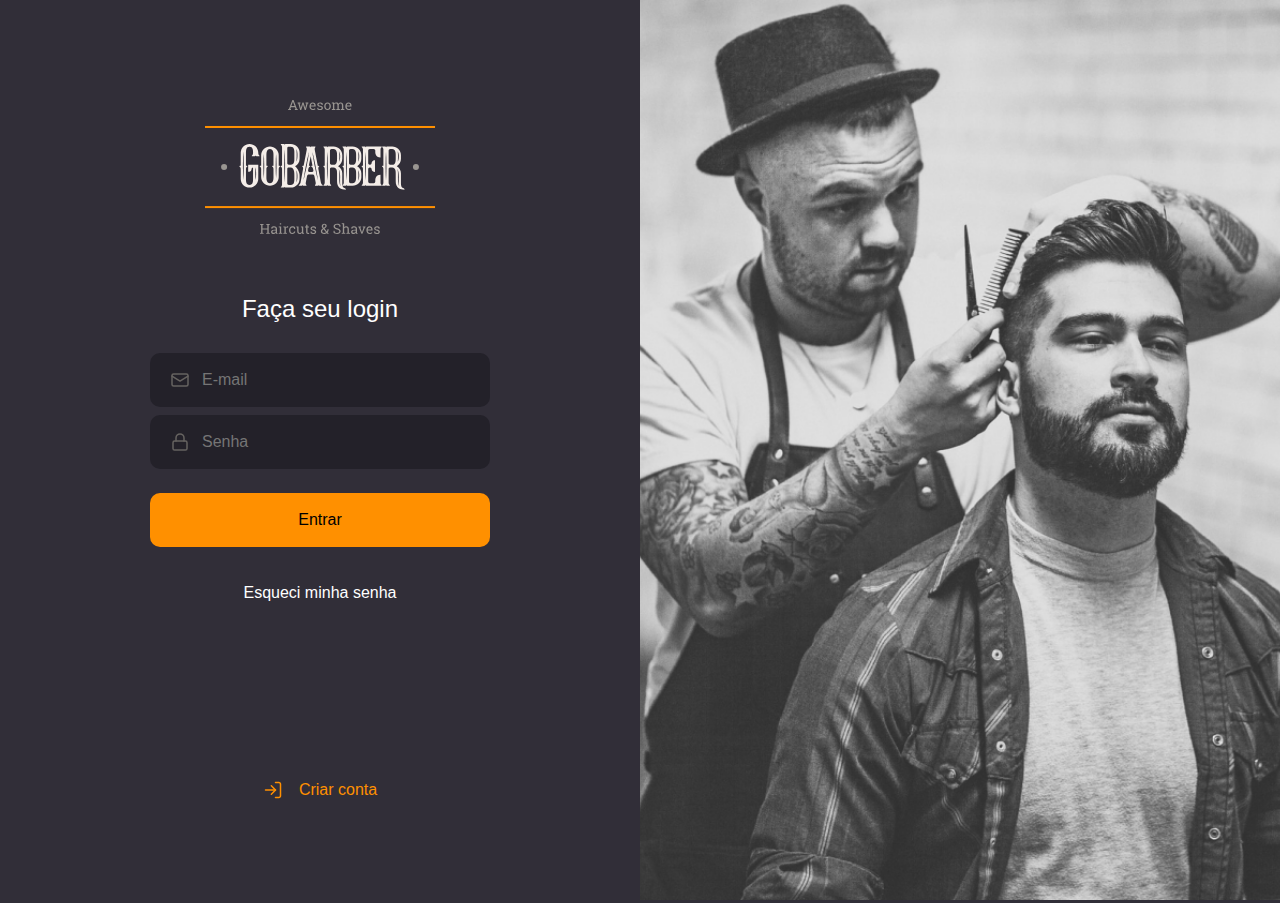
<file: index.html>
<!DOCTYPE html>
<html lang="en">
  <head>
    <meta charset="UTF-8" />
    <meta http-equiv="X-UA-Compatible" content="IE=edge" />
    <meta name="viewport" content="width=device-width, initial-scale=1.0" />
    <title>GoBarber</title>
    <link rel="stylesheet" href="./styles/reset.css" />
    <link rel="stylesheet" href="./styles/main.css" />
  </head>
  <body>
    <main>
      <div class="container">
        <div class="content">
          <div class="wrapper">
            <div class="content-container">
              <figure class="logo">
                <img src="./assets/images/logo.svg" alt="Logo Go Barber" />
              </figure>
              <form action="#" id="login-form">
                <h2 class="form-title">Faça seu login</h2>
                <div class="input-form">
                  <img
                    class="input-icon"
                    src="./assets/icons/email.svg"
                    alt="Icone de email"
                  />
                  <input
                    type="email"
                    name="email"
                    id="email"
                    placeholder="E-mail"
                    required
                  />
                </div>
                <div class="input-form">
                  <img
                    class="input-icon"
                    src="./assets/icons/password.svg"
                    alt="Icone de senha"
                  />
                  <input
                    type="password"
                    name="password"
                    id="password"
                    placeholder="Senha"
                    required
                  />
                </div>
                <button id="form-button" type="submit">Entrar</button>
              </form>
              <button id="btn-forgot-password">
                <span class="action-label align-center"
                  >Esqueci minha senha</span
                >
              </button>
            </div>
            <a href="./pages/register.html">
              <div class="flex-center gap-1">
                <img src="./assets/icons/leave.svg" alt="Criar conta icone" />
                <span class="action-label align-center orange-text"
                  >Criar conta</span
                >
              </div>
            </a>
          </div>
        </div>
        <div class="side-image">
          <img
            src="./assets/images/bg_gobarber_login.png"
            id="bg-image"
            alt="Go Barber Local Imagem"
          />
        </div>
      </div>
    </main>
  </body>
</html>
</file>
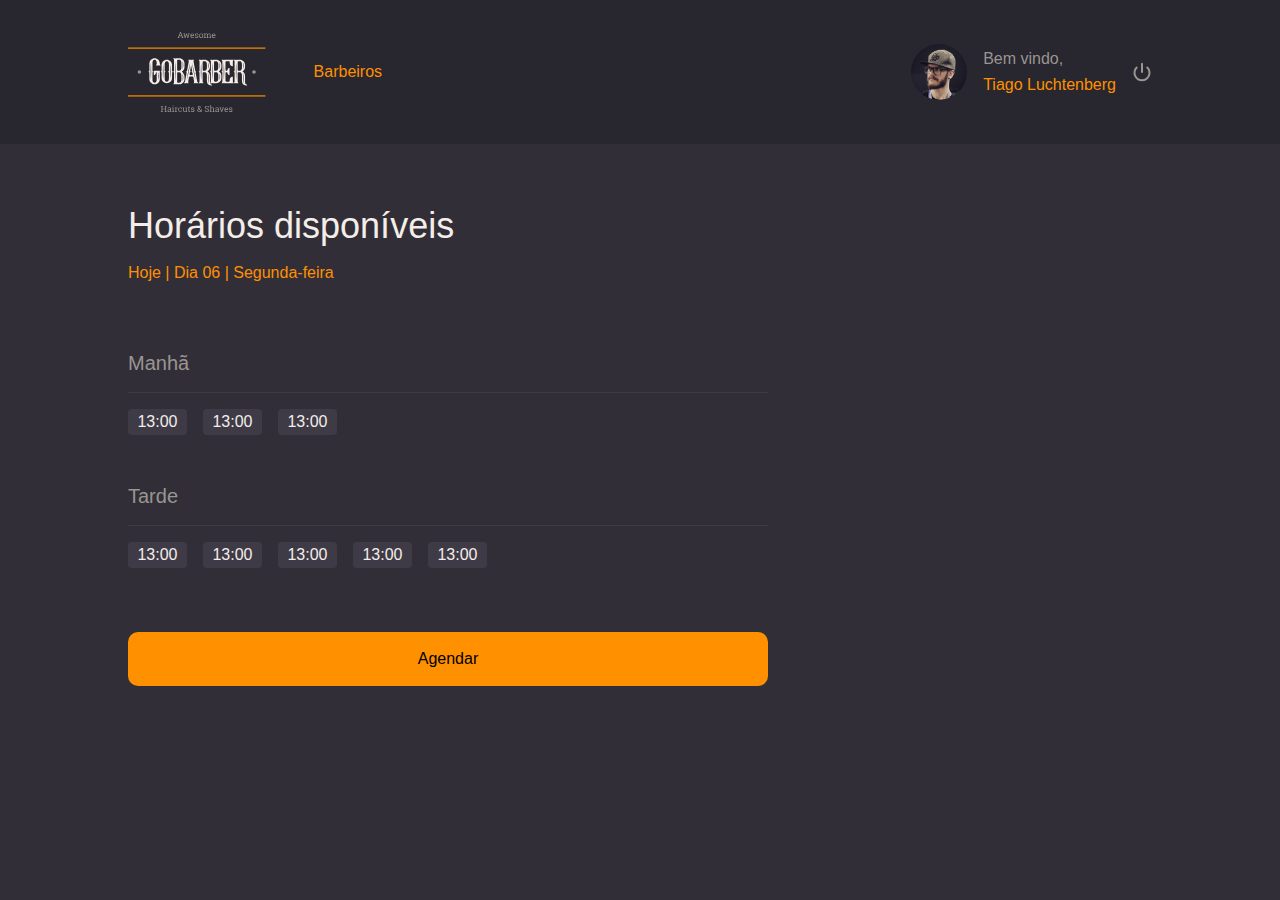
<file: pages/available-hours/available-hours.html>
<!DOCTYPE html>
<html lang="en">
  <head>
    <meta charset="UTF-8" />
    <meta http-equiv="X-UA-Compatible" content="IE=edge" />
    <meta name="viewport" content="width=device-width, initial-scale=1.0" />
    <title>GoBarber | Available Hours</title>
    <link rel="stylesheet" href="../../styles/reset.css" />
    <link rel="stylesheet" href="../../styles/main.css" />
    <link rel="stylesheet" href="./available-hours.css" />
  </head>
  <body>
    <header>
      <nav id="menu-container" class="content-wrapper">
        <div class="flex-center gap-3">
          <img
            width="137.6px"
            src="../../assets/images/logo.svg"
            alt="Logo GoBarber"
          />
          <a href="#">
            <span class="action-label orange-text">Barbeiros</span>
          </a>
        </div>
        <div class="flex-center gap-1">
          <img
            src="../../assets/images/avatar.png"
            width="56px"
            height="56px"
            alt="Imagem do usuário"
            class="bd-radius-100"
          />
          <div class="flex-column">
            <span class="grey-description">Bem vindo,</span>
            <span class="action-label orange-text">Tiago Luchtenberg</span>
          </div>
          <img src="../../assets/icons/logout.svg" alt="Icone de sair" />
        </div>
      </nav>
    </header>
    <main>
      <div class="content-wrapper mg-bottom-80">
        <div class="main-header flex-column gap-1">
          <h1 class="principal-title">Horários disponíveis</h1>
          <h2 class="action-label orange-text">
            Hoje | Dia 06 | Segunda-feira
          </h2>
        </div>
        <div class="attendances flex-column gap-3">
          <div class="schedule-attendances">
            <div class="header-schedule-attendance">
              <h3 class="grey-title">Manhã</h3>
              <div class="title-divide-line"></div>
            </div>
            <div class="available-hours flex gap-1">
              <button class="hour-box flex-center">
                <span class="bold-white">13:00</span>
              </button>
              <button class="hour-box flex-center">
                <span class="bold-white">13:00</span>
              </button>
              <button class="hour-box flex-center">
                <span class="bold-white">13:00</span>
              </button>
            </div>
          </div>

          <div class="schedule-attendances">
            <div class="header-schedule-attendance">
              <h3 class="grey-title">Tarde</h3>
              <div class="title-divide-line"></div>
            </div>
            <div class="available-hours flex gap-1">
              <button class="hour-box flex-center">
                <span class="bold-white">13:00</span>
              </button>
              <button class="hour-box flex-center">
                <span class="bold-white">13:00</span>
              </button>
              <button class="hour-box flex-center">
                <span class="bold-white">13:00</span>
              </button>
              <button class="hour-box flex-center">
                <span class="bold-white">13:00</span>
              </button>
              <button class="hour-box flex-center">
                <span class="bold-white">13:00</span>
              </button>
            </div>
          </div>

          <button id="form-button">Agendar</button>
        </div>
      </div>
    </main>
  </body>
</html>
</file>
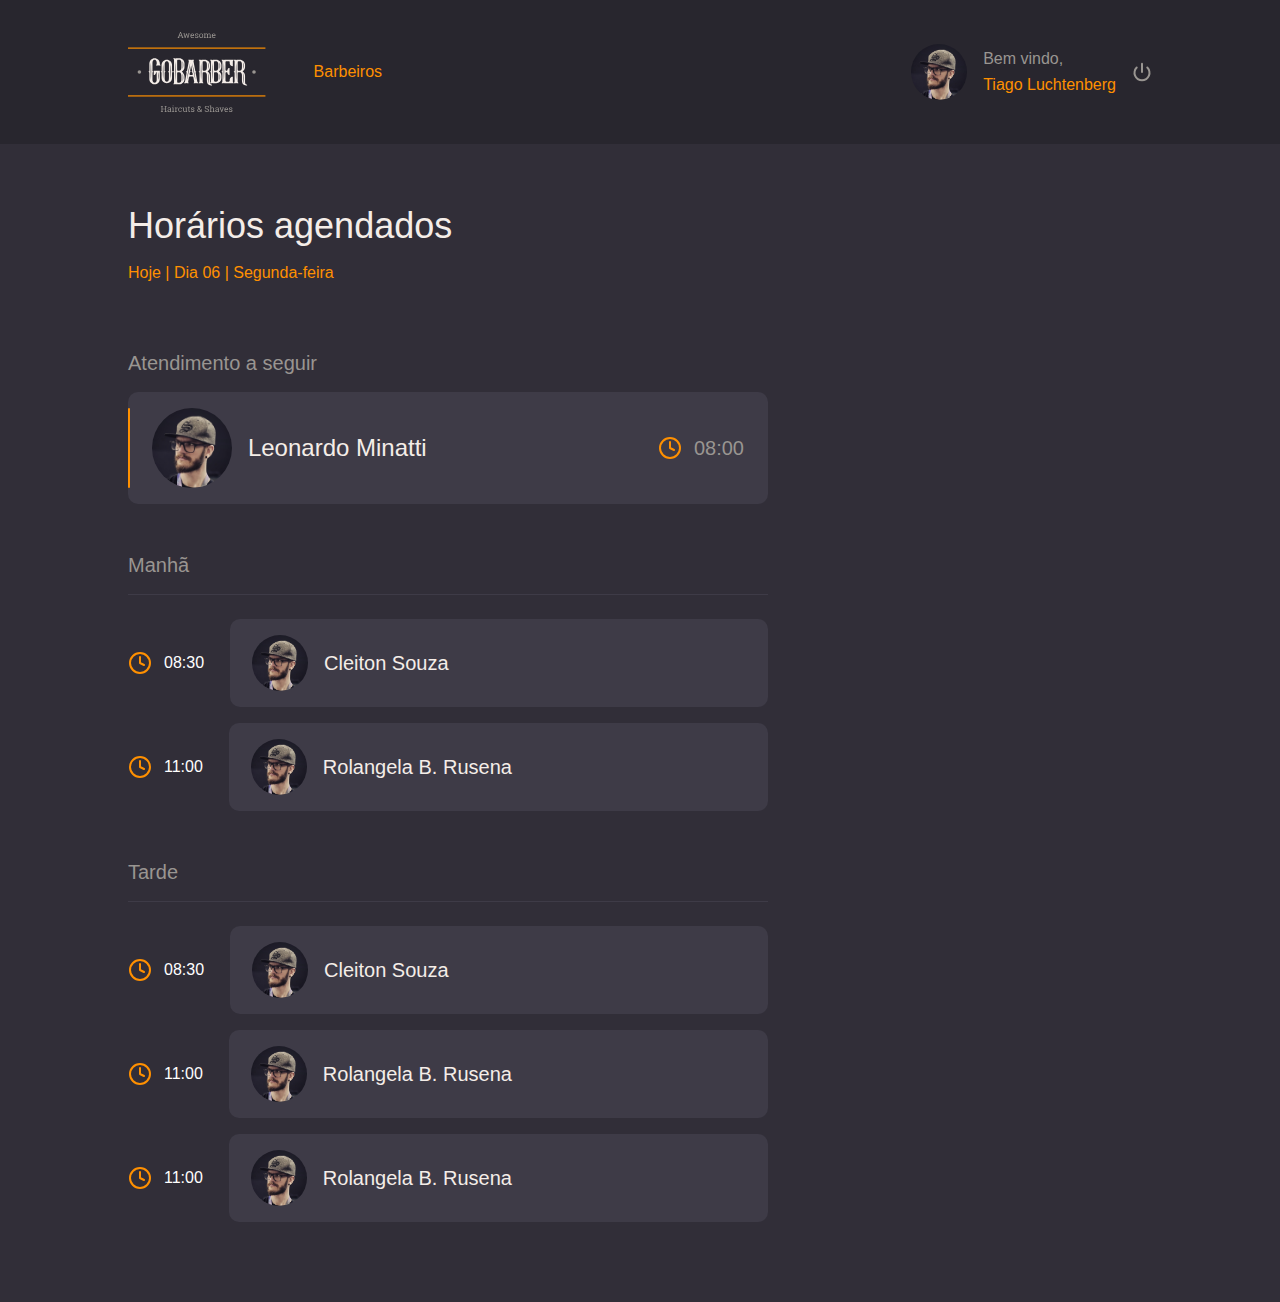
<file: pages/dashboard/dashboard.html>
<!DOCTYPE html>
<html lang="en">
  <head>
    <meta charset="UTF-8" />
    <meta http-equiv="X-UA-Compatible" content="IE=edge" />
    <meta name="viewport" content="width=device-width, initial-scale=1.0" />
    <title>GoBarber | Dashboard</title>
    <link rel="stylesheet" href="../../styles/reset.css" />
    <link rel="stylesheet" href="../../styles/main.css" />
    <link rel="stylesheet" href="./dashboard.css" />
  </head>
  <body>
    <header>
      <nav id="menu-container" class="content-wrapper">
        <div class="flex-center gap-3">
          <img
            width="137.6px"
            src="../../assets/images/logo.svg"
            alt="Logo GoBarber"
          />
          <a href="#">
            <span class="action-label orange-text">Barbeiros</span>
          </a>
        </div>
        <div class="flex-center gap-1">
          <img
            src="../../assets/images/avatar.png"
            width="56px"
            height="56px"
            alt="Imagem do usuário"
            class="bd-radius-100"
          />
          <div class="flex-column">
            <span class="grey-description">Bem vindo,</span>
            <span class="action-label orange-text">Tiago Luchtenberg</span>
          </div>
          <img src="../../assets/icons/logout.svg" alt="Icone de sair" />
        </div>
      </nav>
    </header>
    <main>
      <div class="content-wrapper mg-bottom-80">
        <div class="main-header flex-column gap-1">
          <h1 class="principal-title">Horários agendados</h1>
          <h2 class="action-label orange-text">
            Hoje | Dia 06 | Segunda-feira
          </h2>
        </div>
        <div class="attendances flex-column gap-3">
          <div id="next-attendance" class="flex-column gap-1">
            <h3 class="grey-title">Atendimento a seguir</h3>
            <div class="attendance-box flex">
              <div class="next-attendance-line"></div>
              <div class="attendance-infos flex-center space-between">
                <div class="next-attendance-name flex-center gap-1">
                  <img
                    height="80px"
                    width="80px"
                    class="bd-radius-100"
                    src="../../assets/images/avatar.png"
                    alt="Imagem do cliente"
                  />
                  <span class="bold-white next-attendance-name"
                    >Leonardo Minatti</span
                  >
                </div>
                <div class="attendance-hour flex-center">
                  <img
                    src="../../assets/icons/clock.svg"
                    alt="Icone de relogio"
                  />
                  <span class="grey-title">08:00</span>
                </div>
              </div>
            </div>
          </div>

          <div class="schedule-attendances">
            <div class="header-schedule-attendance">
              <h3 class="grey-title">Manhã</h3>
              <div class="title-divide-line"></div>
            </div>
            <div class="flex-column gap-1">
              <div class="attendance flex">
                <div class="attendance-hour flex-center">
                  <img
                    src="../../assets/icons/clock.svg"
                    alt="Icone de relogio"
                  />
                  <span class="white-description">08:30</span>
                </div>
                <div class="attendance-box">
                  <div class="attendance-infos flex-center space-between">
                    <div class="attendance-name flex-center gap-1">
                      <img
                        height="56px"
                        width="56px"
                        class="bd-radius-100"
                        src="../../assets/images/avatar.png"
                        alt="Imagem do cliente"
                      />
                      <span class="bold-white attendance-name"
                        >Cleiton Souza</span
                      >
                    </div>
                  </div>
                </div>
              </div>

              <div class="attendance flex">
                <div class="attendance-hour flex-center">
                  <img
                    src="../../assets/icons/clock.svg"
                    alt="Icone de relogio"
                  />
                  <span class="white-description">11:00</span>
                </div>
                <div class="attendance-box">
                  <div class="attendance-infos flex-center space-between">
                    <div class="attendance-name flex-center gap-1">
                      <img
                        height="56px"
                        width="56px"
                        class="bd-radius-100"
                        src="../../assets/images/avatar.png"
                        alt="Imagem do cliente"
                      />
                      <span class="bold-white attendance-name"
                        >Rolangela B. Rusena</span
                      >
                    </div>
                  </div>
                </div>
              </div>
            </div>
          </div>

          <div class="schedule-attendances">
            <div class="header-schedule-attendance">
              <h3 class="grey-title">Tarde</h3>
              <div class="title-divide-line"></div>
            </div>
            <div class="flex-column gap-1">
              <div class="attendance flex">
                <div class="attendance-hour flex-center">
                  <img
                    src="../../assets/icons/clock.svg"
                    alt="Icone de relogio"
                  />
                  <span class="white-description">08:30</span>
                </div>
                <div class="attendance-box">
                  <div class="attendance-infos flex-center space-between">
                    <div class="attendance-name flex-center gap-1">
                      <img
                        height="56px"
                        width="56px"
                        class="bd-radius-100"
                        src="../../assets/images/avatar.png"
                        alt="Imagem do cliente"
                      />
                      <span class="bold-white attendance-name"
                        >Cleiton Souza</span
                      >
                    </div>
                  </div>
                </div>
              </div>

              <div class="attendance flex">
                <div class="attendance-hour flex-center">
                  <img
                    src="../../assets/icons/clock.svg"
                    alt="Icone de relogio"
                  />
                  <span class="white-description">11:00</span>
                </div>
                <div class="attendance-box">
                  <div class="attendance-infos flex-center space-between">
                    <div class="attendance-name flex-center gap-1">
                      <img
                        height="56px"
                        width="56px"
                        class="bd-radius-100"
                        src="../../assets/images/avatar.png"
                        alt="Imagem do cliente"
                      />
                      <span class="bold-white attendance-name"
                        >Rolangela B. Rusena</span
                      >
                    </div>
                  </div>
                </div>
              </div>

              <div class="attendance flex">
                <div class="attendance-hour flex-center">
                  <img
                    src="../../assets/icons/clock.svg"
                    alt="Icone de relogio"
                  />
                  <span class="white-description">11:00</span>
                </div>
                <div class="attendance-box">
                  <div class="attendance-infos flex-center space-between">
                    <div class="attendance-name flex-center gap-1">
                      <img
                        height="56px"
                        width="56px"
                        class="bd-radius-100"
                        src="../../assets/images/avatar.png"
                        alt="Imagem do cliente"
                      />
                      <span class="bold-white attendance-name"
                        >Rolangela B. Rusena</span
                      >
                    </div>
                  </div>
                </div>
              </div>
            </div>
          </div>
        </div>
      </div>
    </main>
  </body>
</html>
</file>
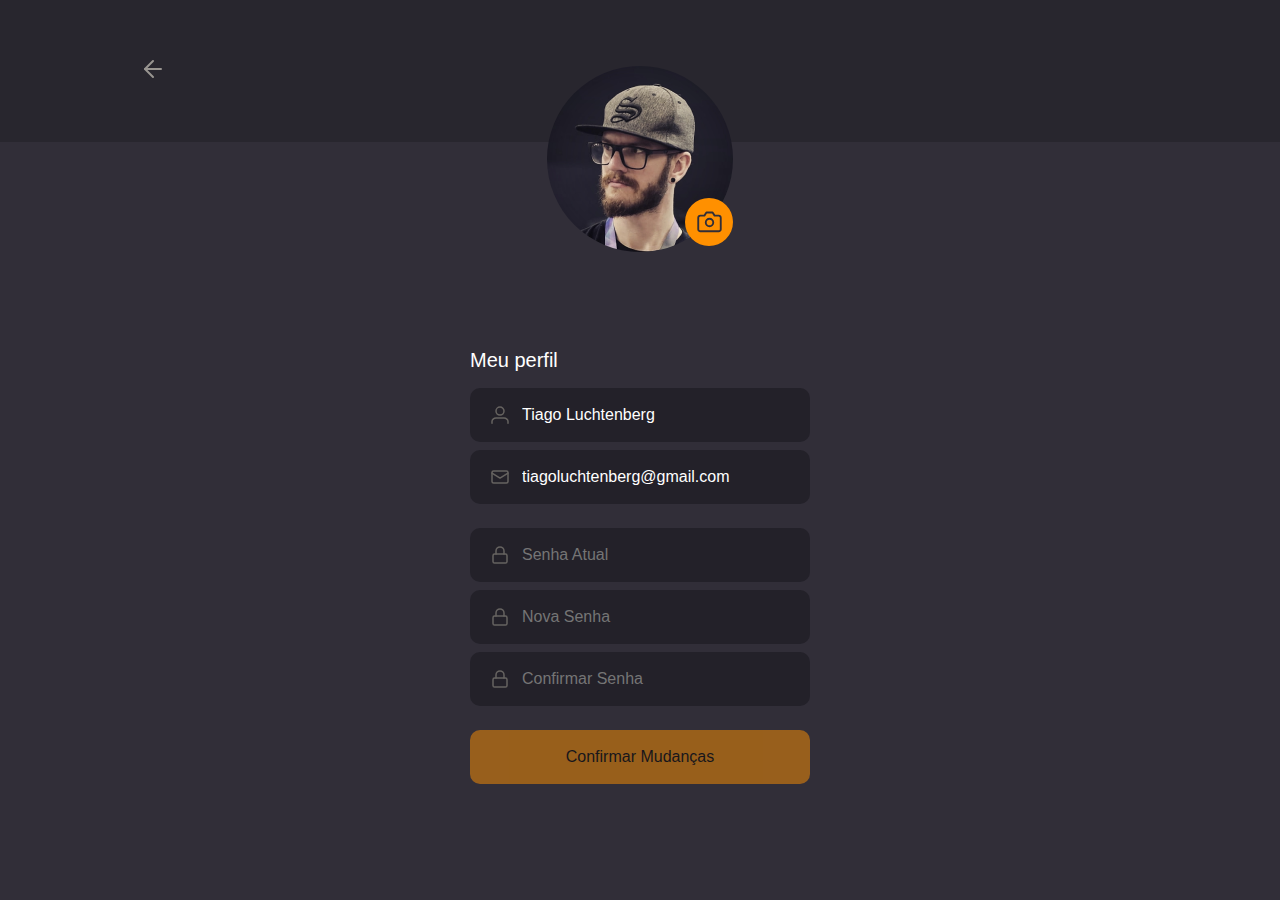
<file: pages/profile/profile.html>
<!DOCTYPE html>
<html lang="en">
  <head>
    <meta charset="UTF-8" />
    <meta http-equiv="X-UA-Compatible" content="IE=edge" />
    <meta name="viewport" content="width=device-width, initial-scale=1.0" />
    <title>GoBarber | Perfil</title>
    <link rel="stylesheet" href="../../styles/main.css" />
    <link rel="stylesheet" href="./profile.css" />
  </head>
  <body>
    <header>
      <div id="back-button-header">
        <img
          src="../../assets/icons/back-button.svg"
          alt="Botão voltar icone"
        />
      </div>
    </header>
    <main>
      <div class="wrapper">
        <div id="profile-picture-container">
          <img
            class="bd-radius-100"
            src="../../assets/images/avatar.png"
            alt="Foto de perfil"
          />
          <div id="change-profile-icon">
            <img
              src="../../assets/icons/camera.svg"
              alt="Icone de camera"
              height="25px"
              width="25px"
            />
          </div>
        </div>
        <div id="profile-content">
          <h2 id="title">Meu perfil</h2>
          <form action="#" id="login-form">
            <div class="input-form">
              <img
                class="input-icon"
                src="../../assets/icons/name.svg"
                alt="Icone de avatar"
              />
              <input
                type="text"
                name="name"
                id="name"
                placeholder="Nome"
                required
                value="Tiago Luchtenberg"
              />
            </div>
            <div class="input-form mg-bottom-1">
              <img
                class="input-icon"
                src="../../assets/icons/email.svg"
                alt="Icone de email"
              />
              <input
                type="email"
                name="email"
                id="email"
                placeholder="E-mail"
                required
                value="tiagoluchtenberg@gmail.com"
              />
            </div>
            <div class="input-form">
              <img
                class="input-icon"
                src="../../assets/icons/password.svg"
                alt=""
              />
              <input
                type="password"
                name="password"
                id="password"
                placeholder="Senha Atual"
                required
              />
            </div>

            <div class="input-form">
              <img
                class="input-icon"
                src="../../assets/icons/password.svg"
                alt=""
              />
              <input
                type="password"
                name="password"
                id="password"
                placeholder="Nova Senha"
                required
              />
            </div>
            <div class="input-form">
              <img
                class="input-icon"
                src="../../assets/icons/password.svg"
                alt=""
              />
              <input
                type="password"
                name="password"
                id="password"
                placeholder="Confirmar Senha"
                required
              />
            </div>
            <button id="form-button" type="submit" disabled>
              Confirmar Mudanças
            </button>
          </form>
        </div>
      </div>
    </main>
  </body>
</html>
</file>
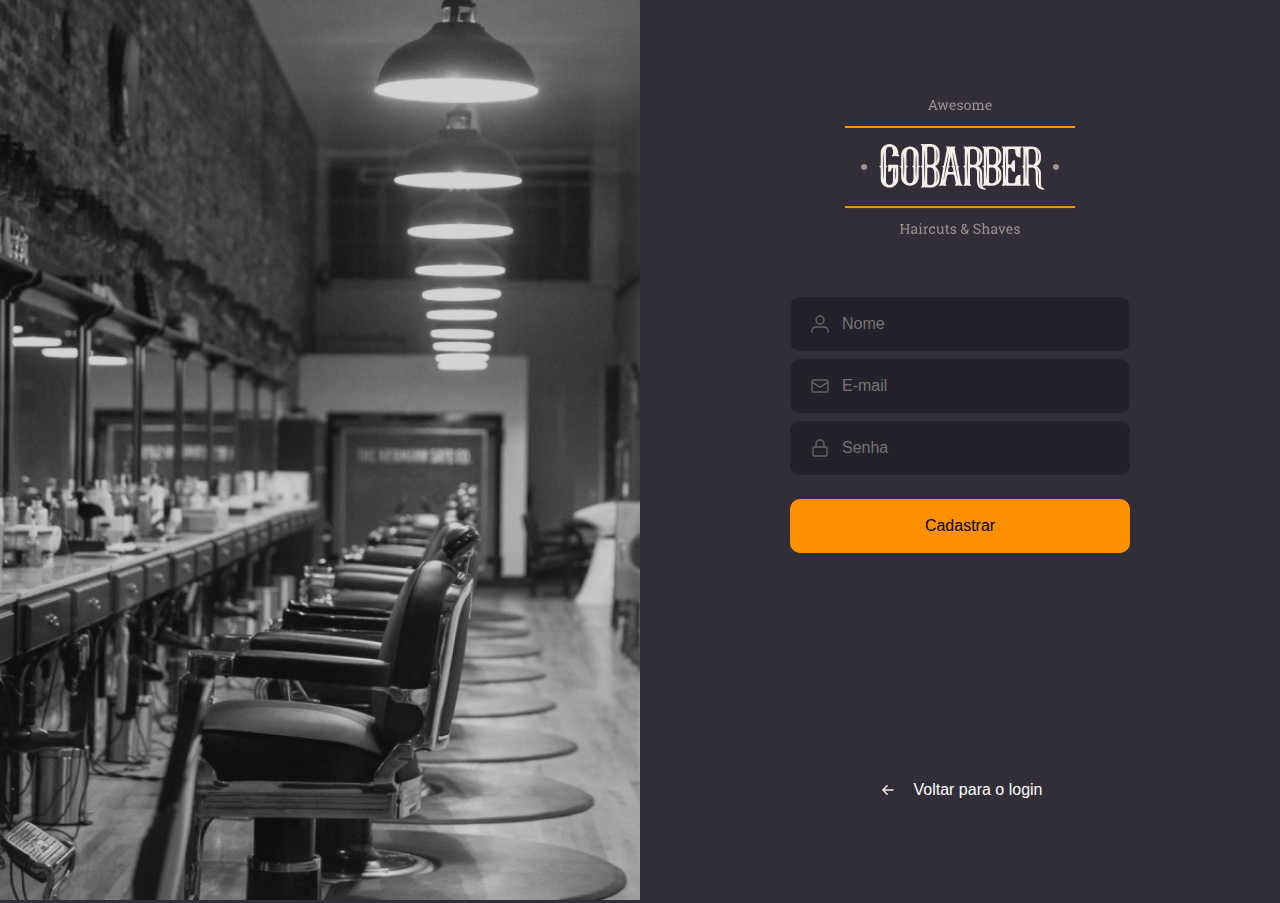
<file: pages/register/register.html>
<!DOCTYPE html>
<html lang="en">
  <head>
    <meta charset="UTF-8" />
    <meta http-equiv="X-UA-Compatible" content="IE=edge" />
    <meta name="viewport" content="width=device-width, initial-scale=1.0" />
    <title>GoBarber | Registro</title>
    <link rel="stylesheet" href="../../styles/reset.css" />
    <link rel="stylesheet" href="../../styles/main.css" />
  </head>
  <body>
    <main>
      <div class="container">
        <div class="side-image">
          <img
            src="../../assets/images/bg_gobarber_register.png"
            id="bg-image"
            alt="Go Barber Local Imagem"
          />
        </div>
        <div class="content">
          <div class="wrapper">
            <div class="content-container">
              <figure class="logo">
                <img src="../../assets/images/logo.svg" alt="Logo Go Barber" />
              </figure>
              <form action="#" id="login-form">
                <div class="input-form">
                  <img
                    class="input-icon"
                    src="../../assets/icons/name.svg"
                    alt=""
                  />
                  <input
                    type="text"
                    name="name"
                    id="name"
                    placeholder="Nome"
                    required
                  />
                </div>
                <div class="input-form">
                  <img
                    class="input-icon"
                    src="../../assets/icons/email.svg"
                    alt=""
                  />
                  <input
                    type="email"
                    name="email"
                    id="email"
                    placeholder="E-mail"
                    required
                  />
                </div>
                <div class="input-form">
                  <img
                    class="input-icon"
                    src="../../assets/icons/password.svg"
                    alt=""
                  />
                  <input
                    type="password"
                    name="password"
                    id="password"
                    placeholder="Senha"
                    required
                  />
                </div>
                <button id="form-button" type="submit">Cadastrar</button>
              </form>
            </div>
            <a href="../../index.html">
              <div class="bottom-action">
                <img
                  src="../../assets/icons/arrow-left.svg"
                  alt="Icone de voltar"
                />
                <span class="action-label">Voltar para o login</span>
              </div>
            </a>
          </div>
        </div>
      </div>
    </main>
  </body>
</html>
</file>
<file: styles/main.css>
body {
  background-color: #312e38;
  margin: 0;
}

#bg-image {
  min-height: 100vh;
  width: 100%;
  object-fit: cover;
}

#login-form {
  display: flex;
  flex-direction: column;
  gap: 8px;
  width: 100%;
}

#login-form input {
  padding: 18px 0 18px 52px;
  background-color: #232129;
  border-radius: 10px;
  width: 100%;
  border: none;
  color: #fff;
  font-size: 1rem;
  box-sizing: border-box;
}

#login-form input:focus {
  outline: none !important;
  border: 1px solid #ff9000;
  box-shadow: none;
}

#form-button {
  background-color: #ff9000;
  color: #000;
  border: none;
  padding: 18px 0;
  font-size: 1rem;
  border-radius: 10px;
  margin: 16px 0;
}

#form-button:disabled {
  opacity: 0.5;
}

#form-button:hover {
  background-color: #fb991a;
  cursor: pointer;
}

#btn-forgot-password {
  background: transparent;
  border: none;
  cursor: pointer;
  margin-top: 1rem;
}

.action-label {
  font-size: 1rem;
  font-weight: 500;
  line-height: 26px;
  color: #fff;
  font-family: sans-serif;
}

.container {
  display: grid;
  grid: auto / 50% 50%;
}

.content {
  padding: 100px 0;
}

.wrapper {
  max-width: 340px;
  height: 100%;
  margin: auto;
  display: flex;
  flex-direction: column;
  align-items: center;
  justify-content: space-between;
}

.input-form {
  width: 100%;
  position: relative;
}

.input-icon {
  position: absolute;
  top: 50%;
  transform: translateY(-50%);
  left: 20px;
}

.bottom-action {
  display: flex;
  gap: 1rem;
  align-items: center;
}

.logo {
  margin-bottom: 60px;
}

.content-container {
  width: 100%;
  display: flex;
  flex-direction: column;
  align-items: center;
}

@media screen and (max-width: 1089px) {
  .container {
    display: flex;
    flex-direction: column-reverse;
  }
  .bottom-action {
    margin-top: 3rem;
  }
}

.form-title {
  font-family: sans-serif;
  text-align: center;
  font-size: 1.5rem;
  margin-bottom: 1.5rem;
  color: #fff;
}

.align-center {
  text-align: center;
}

.orange-text {
  color: #ff9000;
}

.flex-center {
  display: flex;
  justify-content: center;
  align-items: center;
}

.gap-1 {
  gap: 1rem;
}

.gap-3 {
  gap: 3rem;
}

.flex-column {
  display: flex;
  flex-direction: column;
}

.flex {
  display: flex;
}

.mg-bottom-1 {
  margin-bottom: 1rem;
}

.bd-radius-100 {
  border-radius: 100%;
}

.grey-description {
  font-size: 1rem;
  font-weight: 400;
  line-height: 26px;
  color: #999591;
  font-family: sans-serif;
}

.principal-title {
  font-size: 2.25rem;
  color: #f4ede8;
  font-weight: 500;
  font-family: sans-serif;
}

.content-wrapper {
  width: 1024px;
  margin: auto;
  padding: 0 1rem;
}

.grey-title {
  font-size: 1.25rem;
  line-height: 26px;
  color: #999591;
  font-weight: 400;
  font-family: sans-serif;
}

.attendance-box {
  background-color: #3e3b47;
  border-radius: 10px;
  padding: 16px 24px 16px 0;
  box-sizing: border-box;
  width: 100%;
}

.bold-white {
  color: #f4ede8;
  font-family: sans-serif;
  font-weight: 500;
}

.next-attendance-name {
  font-size: 1.5rem;
}

.attendance-name {
  font-size: 1.25rem;
}

.space-between {
  justify-content: space-between;
}

.attendance-infos {
  width: 100%;
  padding-left: 22px;
}

.attendance-hour {
  gap: 0.75rem;
}

.title-divide-line {
  background-color: #3e3b47;
  height: 1px;
  width: 100%;
  margin-top: 1rem;
}

.attendances {
  max-width: 640px;
}

.white-description {
  font-size: 1rem;
  font-weight: 400;
  line-height: 22px;
  color: white;
  font-family: sans-serif;
}

.mg-bottom-80 {
  margin-bottom: 80px;
}

header {
  padding: 32px 0;
  width: 100%;
  background-color: #28262e;
}

#menu-container {
  display: flex;
  justify-content: space-between;
}

.main-header {
  width: 100%;
  margin: 4rem 0;
}

.grid-2-column {
  display: grid;
  grid: auto / 50% 50%;
}

.sm-5 {
  gap: 5px;
}
</file>
<file: pages/available-hours/available-hours.css>
.available-hours {
  margin-top: 1rem;
}

.hour-box {
  background-color: #3e3b47;
  height: 26px;
  width: 59px;
  border-radius: 4px;
}

.hour-box .bold-white {
  font-size: 1rem;
}
</file>
<file: pages/dashboard/dashboard.css>
.next-attendance-line {
  width: 2px;
  height: 80px;
  border-radius: 10px;
  background-color: #ff9000;
}

.header-schedule-attendance {
  margin-bottom: 1.5rem;
}

.attendance {
  gap: 1.625rem;
}
</file>
<file: pages/profile/profile.css>
header {
  background-color: #28262e;
  padding: 44px 0;
  width: 100%;
}

#back-button-header {
  margin-left: 10%;
}

#profile-picture-container {
  position: relative;
  transform: translateY(-40%);
}

#profile-content {
  width: 100%;
}

#change-profile-icon {
  height: 48px;
  width: 48px;
  border-radius: 100%;
  background-color: #ff9000;
  position: absolute;
  right: 0;
  bottom: 10px;
  display: flex;
  justify-content: center;
  align-items: center;
}

#title {
  font-size: 1.25rem;
  font-family: sans-serif;
  font-weight: 500;
  color: #fff;
}
</file>
